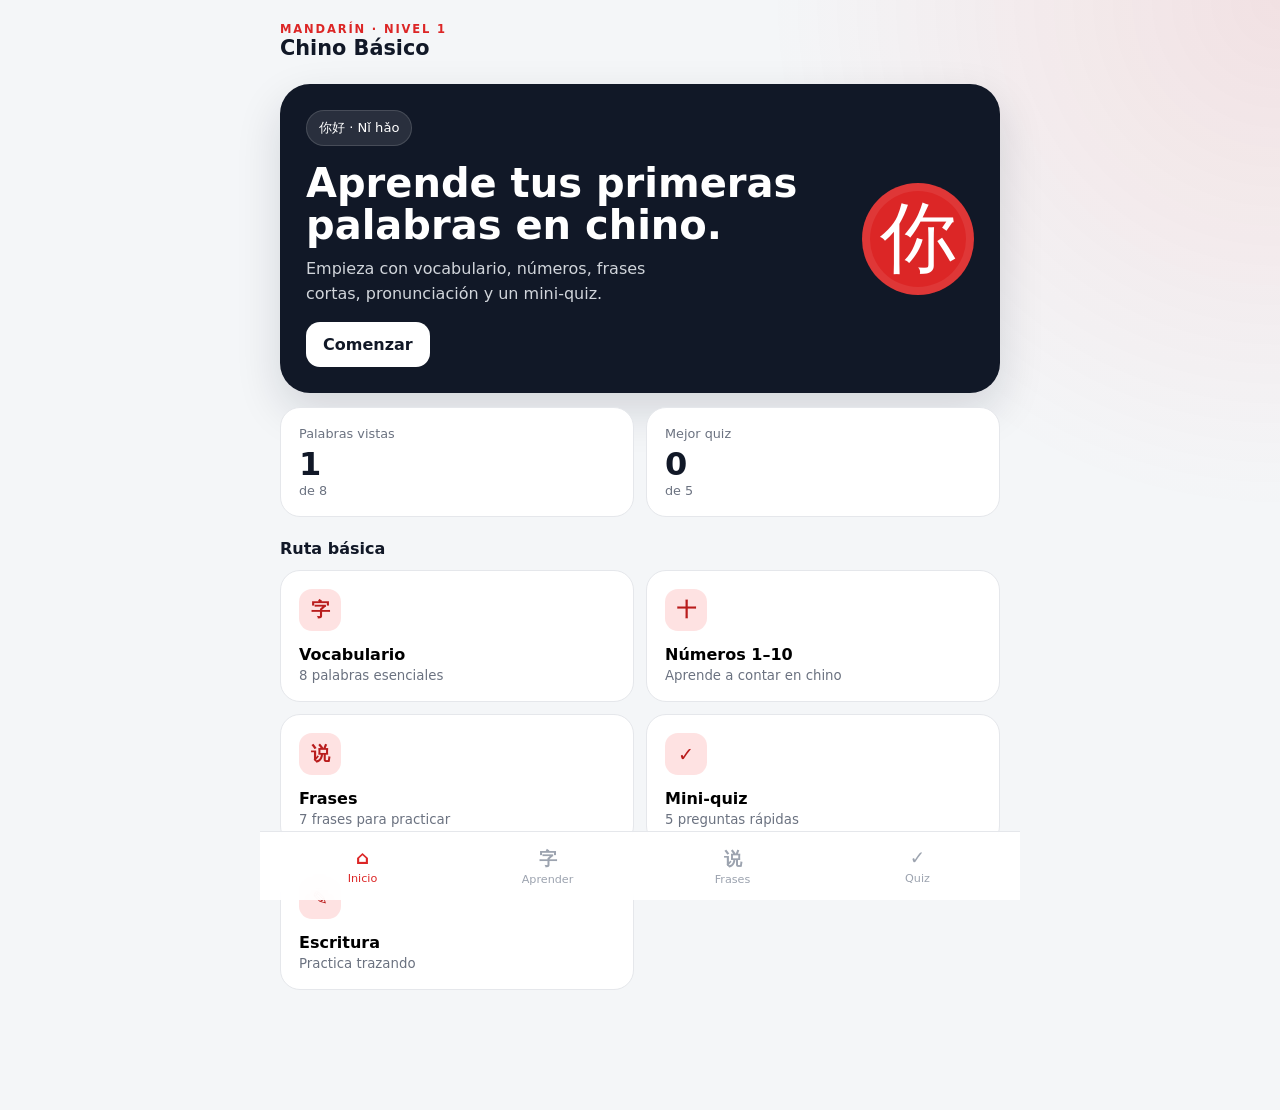
<file: index.html>
<!doctype html>
<html lang="es">
<head>
  <meta charset="utf-8" />
  <meta name="viewport" content="width=device-width, initial-scale=1, viewport-fit=cover" />
  <meta name="theme-color" content="#111827" />
  <meta name="description" content="App básica para aprender chino mandarín: vocabulario, números, frases, pronunciación y mini quiz." />
  <link rel="manifest" href="manifest.webmanifest" />
  <link rel="icon" href="icons/icon.svg" />
  <link rel="apple-touch-icon" href="icons/icon.svg" />
  <link rel="stylesheet" href="styles.css?v=5" />
  <title>Chino Básico</title>
</head>
<body>
  <div class="app-shell">
    <header class="topbar">
      <div><div class="eyebrow">MANDARÍN · NIVEL 1</div><h1>Chino Básico</h1></div>
      <button id="installBtn" class="icon-btn hidden" type="button" aria-label="Instalar aplicación">＋</button>
    </header>

    <main>
      <section id="inicio" class="screen active">
        <article class="hero-card">
          <div class="hero-copy">
            <span class="pill">你好 · Nǐ hǎo</span>
            <h2>Aprende tus primeras palabras en chino.</h2>
            <p>Empieza con vocabulario, números, frases cortas, pronunciación y un mini‑quiz.</p>
            <button class="primary-btn" data-go="aprender">Comenzar</button>
          </div>
          <div class="hanzi-orb">你</div>
        </article>

        <div class="stats">
          <article class="stat-card"><span class="stat-label">Palabras vistas</span><strong id="seenCount">0</strong><span>de 8</span></article>
          <article class="stat-card"><span class="stat-label">Mejor quiz</span><strong id="bestScore">0</strong><span>de 5</span></article>
        </div>

        <h3 class="section-title">Ruta básica</h3>
        <div class="route-grid">
          <button class="route-card" data-go="aprender"><span class="route-icon">字</span><span><b>Vocabulario</b><small>8 palabras esenciales</small></span></button>
          <button class="route-card" data-go="numeros"><span class="route-icon">十</span><span><b>Números 1–10</b><small>Aprende a contar en chino</small></span></button>
          <button class="route-card" data-go="frases"><span class="route-icon">说</span><span><b>Frases</b><small>7 frases para practicar</small></span></button>
          <button class="route-card" data-go="quiz"><span class="route-icon">✓</span><span><b>Mini‑quiz</b><small>5 preguntas rápidas</small></span></button>
          <button class="route-card" data-go="escritura"><span class="route-icon">✎</span><span><b>Escritura</b><small>Practica trazando</small></span></button>
        </div>
      </section>

      <section id="aprender" class="screen">
        <div class="screen-heading"><div><span class="eyebrow">VOCABULARIO</span><h2>8 palabras básicas</h2></div><span id="wordIndex" class="counter">1 / 8</span></div>
        <article class="flashcard">
          <div id="hanzi" class="hanzi">你</div><div id="pinyin" class="pinyin">nǐ</div>
          <button id="speakWord" class="sound-btn" type="button">🔊 Escuchar</button>
          <div class="divider"></div><div id="meaning" class="meaning">tú / usted</div><div id="tip" class="tip">Tercer tono: baja y luego sube.</div>
        </article>
        <div class="card-actions"><button id="prevWord" class="secondary-btn" type="button">← Anterior</button><button id="nextWord" class="primary-btn" type="button">Siguiente →</button></div>
      </section>

      <section id="numeros" class="screen">
        <div class="screen-heading"><div><span class="eyebrow">NÚMEROS</span><h2>Del 1 al 10</h2></div><span class="counter">一 → 十</span></div>
        <div id="numberList" class="phrase-list"></div>
      </section>

      <section id="frases" class="screen">
        <div class="screen-heading"><div><span class="eyebrow">FRASES</span><h2>7 frases para practicar</h2></div></div>
        <div id="phraseList" class="phrase-list"></div>
      </section>

      <section id="quiz" class="screen">
        <div class="screen-heading"><div><span class="eyebrow">PRÁCTICA</span><h2>Mini‑quiz</h2></div><span id="quizProgress" class="counter">1 / 5</span></div>
        <article id="quizCard" class="quiz-card"><span class="quiz-label">¿Qué significa?</span><div id="quizHanzi" class="quiz-hanzi">你好</div><div id="quizPinyin" class="quiz-pinyin">nǐ hǎo</div><div id="answers" class="answers"></div></article>
        <article id="quizResult" class="result-card hidden"><div class="result-emoji">🎉</div><h3>¡Terminaste!</h3><p id="resultText">Obtuviste 0 de 5.</p><button id="restartQuiz" class="primary-btn" type="button">Intentar de nuevo</button></article>
      </section>

      <section id="escritura" class="screen">
        <div class="screen-heading"><div><span class="eyebrow">ESCRITURA</span><h2>Practica el carácter 你</h2></div></div>
        <article class="writing-card">
          <div class="model-character">你</div><p>Usa el dedo o el mouse para intentar copiar el carácter.</p>
          <canvas id="drawCanvas" width="600" height="600" aria-label="Área para practicar escritura"></canvas>
          <div class="card-actions"><button id="clearCanvas" class="secondary-btn" type="button">Borrar</button><button id="speakNi" class="primary-btn" type="button">🔊 nǐ</button></div>
          <small class="writing-note">Consejo: al principio importa más reconocer la forma que escribir perfecto.</small>
        </article>
      </section>
    </main>

    <nav class="bottom-nav" aria-label="Navegación principal">
      <button class="nav-item active" data-go="inicio"><span>⌂</span><small>Inicio</small></button>
      <button class="nav-item" data-go="aprender"><span>字</span><small>Aprender</small></button>
      <button class="nav-item" data-go="frases"><span>说</span><small>Frases</small></button>
      <button class="nav-item" data-go="quiz"><span>✓</span><small>Quiz</small></button>
    </nav>
  </div>
  <script src="app.js?v=5"></script>
</body>
</html>
</file>
<file: styles.css>
* { box-sizing: border-box; }
:root {
  --bg: #f4f6f8;
  --surface: #ffffff;
  --ink: #111827;
  --muted: #6b7280;
  --line: #e5e7eb;
  --accent: #dc2626;
  --accent-dark: #b91c1c;
  --soft: #fee2e2;
  --success: #166534;
  --success-bg: #dcfce7;
  --error: #991b1b;
  --error-bg: #fee2e2;
  --radius: 24px;
}
html { background: var(--bg); }
body {
  margin: 0;
  min-height: 100vh;
  font-family: Inter, ui-sans-serif, system-ui, -apple-system, BlinkMacSystemFont, "Segoe UI", sans-serif;
  color: var(--ink);
  background:
    radial-gradient(circle at top right, rgba(220,38,38,.10), transparent 32rem),
    var(--bg);
}
button { font: inherit; }
.app-shell { width: min(100%, 760px); margin: 0 auto; min-height: 100vh; padding-bottom: 92px; }
.topbar {
  display: flex; justify-content: space-between; align-items: center;
  padding: 22px 20px 8px;
}
.eyebrow { font-size: .72rem; letter-spacing: .16em; font-weight: 800; color: var(--accent); }
h1, h2, h3, p { margin-top: 0; }
h1 { font-size: 1.3rem; margin-bottom: 0; }
h2 { font-size: clamp(1.55rem, 7vw, 2.5rem); line-height: 1.06; margin-bottom: 10px; }
.screen { display: none; padding: 16px 20px 28px; }
.screen.active { display: block; animation: fade .2s ease-out; }
@keyframes fade { from { opacity: .25; transform: translateY(4px); } to { opacity: 1; transform: none; } }

.hero-card {
  background: var(--ink); color: white; border-radius: 30px; padding: 26px;
  min-height: 290px; display: grid; grid-template-columns: 1fr auto; gap: 18px; align-items: center;
  box-shadow: 0 18px 45px rgba(17,24,39,.14);
}
.hero-card p { color: #d1d5db; max-width: 36ch; line-height: 1.55; }
.pill { display: inline-block; background: rgba(255,255,255,.10); border: 1px solid rgba(255,255,255,.14); padding: 8px 12px; border-radius: 999px; font-size: .82rem; margin-bottom: 16px; }
.hanzi-orb {
  width: 112px; height: 112px; border-radius: 50%; display: grid; place-items: center;
  font-family: "Noto Sans CJK SC","Microsoft YaHei","PingFang SC",sans-serif;
  font-size: 4.8rem; background: var(--accent); box-shadow: inset 0 0 0 8px rgba(255,255,255,.08);
}
.primary-btn, .secondary-btn, .sound-btn {
  border: 0; border-radius: 14px; padding: 13px 17px; font-weight: 750; cursor: pointer;
}
.primary-btn { background: var(--accent); color: white; }
.primary-btn:active { background: var(--accent-dark); transform: translateY(1px); }
.secondary-btn { background: #eef0f3; color: var(--ink); }
.sound-btn { background: var(--soft); color: var(--accent-dark); }
.hero-card .primary-btn { background: white; color: var(--ink); }

.stats { display: grid; grid-template-columns: 1fr 1fr; gap: 12px; margin: 14px 0 22px; }
.stat-card { background: var(--surface); border: 1px solid var(--line); border-radius: 20px; padding: 18px; display: grid; }
.stat-card strong { font-size: 2rem; line-height: 1; margin: 7px 0 3px; }
.stat-card span:last-child, .stat-label { font-size: .8rem; color: var(--muted); }
.section-title { font-size: 1rem; margin: 0 0 12px; }
.route-grid { display: grid; grid-template-columns: 1fr 1fr; gap: 12px; }
.route-card {
  text-align: left; border: 1px solid var(--line); background: var(--surface);
  border-radius: 20px; padding: 18px; min-height: 130px; cursor: pointer;
  display: flex; flex-direction: column; justify-content: space-between; gap: 14px;
}
.route-icon { width: 42px; height: 42px; border-radius: 13px; display: grid; place-items: center; background: var(--soft); color: var(--accent-dark); font-weight: 800; font-size: 1.2rem; }
.route-card b, .route-card small { display: block; }
.route-card small { color: var(--muted); margin-top: 4px; }

.screen-heading { display: flex; justify-content: space-between; align-items: end; margin-bottom: 16px; gap: 12px; }
.screen-heading h2 { margin: 4px 0 0; font-size: 1.75rem; }
.counter { background: #e5e7eb; border-radius: 999px; padding: 7px 10px; color: #4b5563; font-size: .8rem; white-space: nowrap; }

.flashcard {
  background: var(--surface); border: 1px solid var(--line); border-radius: 30px;
  padding: 28px; text-align: center; box-shadow: 0 10px 32px rgba(17,24,39,.06);
}
.hanzi, .quiz-hanzi {
  font-family: "Noto Sans CJK SC","Microsoft YaHei","PingFang SC",sans-serif;
  font-size: clamp(5.5rem, 26vw, 8.5rem); line-height: 1.05;
}
.pinyin { color: var(--accent); font-size: 1.3rem; font-weight: 800; margin: 7px 0 16px; }
.divider { height: 1px; background: var(--line); margin: 24px 0 18px; }
.meaning { font-size: 1.3rem; font-weight: 800; }
.tip { color: var(--muted); margin-top: 8px; font-size: .9rem; line-height: 1.45; }
.card-actions { display: grid; grid-template-columns: 1fr 1fr; gap: 10px; margin-top: 14px; }

.phrase-list { display: grid; gap: 12px; }
.phrase-card {
  background: var(--surface); border: 1px solid var(--line); border-radius: 20px; padding: 18px;
  display: grid; grid-template-columns: 1fr auto; align-items: center; gap: 12px;
}
.phrase-hanzi { font-family: "Noto Sans CJK SC","Microsoft YaHei","PingFang SC",sans-serif; font-size: 1.55rem; font-weight: 800; }
.phrase-pinyin { color: var(--accent); font-weight: 700; margin-top: 4px; }
.phrase-meaning { color: var(--muted); margin-top: 5px; font-size: .9rem; }
.icon-btn {
  width: 42px; height: 42px; border: 0; border-radius: 50%; display: grid; place-items: center;
  background: var(--ink); color: white; cursor: pointer; font-size: 1.2rem;
}
.phrase-card .icon-btn { background: var(--soft); color: var(--accent-dark); }

.quiz-card, .result-card, .writing-card {
  background: var(--surface); border: 1px solid var(--line); border-radius: 26px; padding: 24px;
}
.quiz-card { text-align: center; }
.quiz-label { font-size: .82rem; color: var(--muted); font-weight: 700; }
.quiz-hanzi { font-size: 5rem; margin-top: 14px; }
.quiz-pinyin { color: var(--accent); font-weight: 800; margin: 3px 0 22px; }
.answers { display: grid; gap: 10px; text-align: left; }
.answer-btn {
  width: 100%; border: 1px solid var(--line); background: #fafafa; color: var(--ink);
  border-radius: 14px; padding: 14px 16px; text-align: left; cursor: pointer; font-weight: 700;
}
.answer-btn.correct { background: var(--success-bg); border-color: #86efac; color: var(--success); }
.answer-btn.wrong { background: var(--error-bg); border-color: #fca5a5; color: var(--error); }
.answer-btn:disabled { cursor: default; }
.result-card { text-align: center; }
.result-emoji { font-size: 3rem; }
.result-card h3 { font-size: 1.5rem; margin-bottom: 7px; }

.writing-card { text-align: center; }
.model-character { font-family: "Noto Sans CJK SC","Microsoft YaHei","PingFang SC",sans-serif; font-size: 5rem; color: #9ca3af; }
.writing-card p, .writing-note { color: var(--muted); }
#drawCanvas {
  width: min(100%, 420px); height: auto; aspect-ratio: 1;
  touch-action: none; background:
    linear-gradient(to right, transparent 49.7%, #e5e7eb 49.7%, #e5e7eb 50.3%, transparent 50.3%),
    linear-gradient(to bottom, transparent 49.7%, #e5e7eb 49.7%, #e5e7eb 50.3%, transparent 50.3%),
    #fafafa;
  border: 2px dashed #d1d5db; border-radius: 20px;
}
.writing-note { display: block; margin-top: 14px; line-height: 1.4; }

.bottom-nav {
  position: fixed; z-index: 20; bottom: 0; left: 50%; transform: translateX(-50%);
  width: min(100%, 760px); display: grid; grid-template-columns: repeat(4, 1fr);
  padding: 8px 10px calc(8px + env(safe-area-inset-bottom)); background: rgba(255,255,255,.93);
  border-top: 1px solid var(--line); backdrop-filter: blur(14px);
}
.nav-item {
  border: 0; background: transparent; color: #9ca3af; display: grid; place-items: center;
  gap: 2px; padding: 6px; cursor: pointer;
}
.nav-item span { font-size: 1.15rem; font-weight: 800; }
.nav-item small { font-size: .7rem; }
.nav-item.active { color: var(--accent); }
.hidden { display: none !important; }

@media (max-width: 520px) {
  .hero-card { grid-template-columns: 1fr; }
  .hanzi-orb { width: 88px; height: 88px; font-size: 3.7rem; }
  .route-grid { grid-template-columns: 1fr 1fr; }
}
</file>
